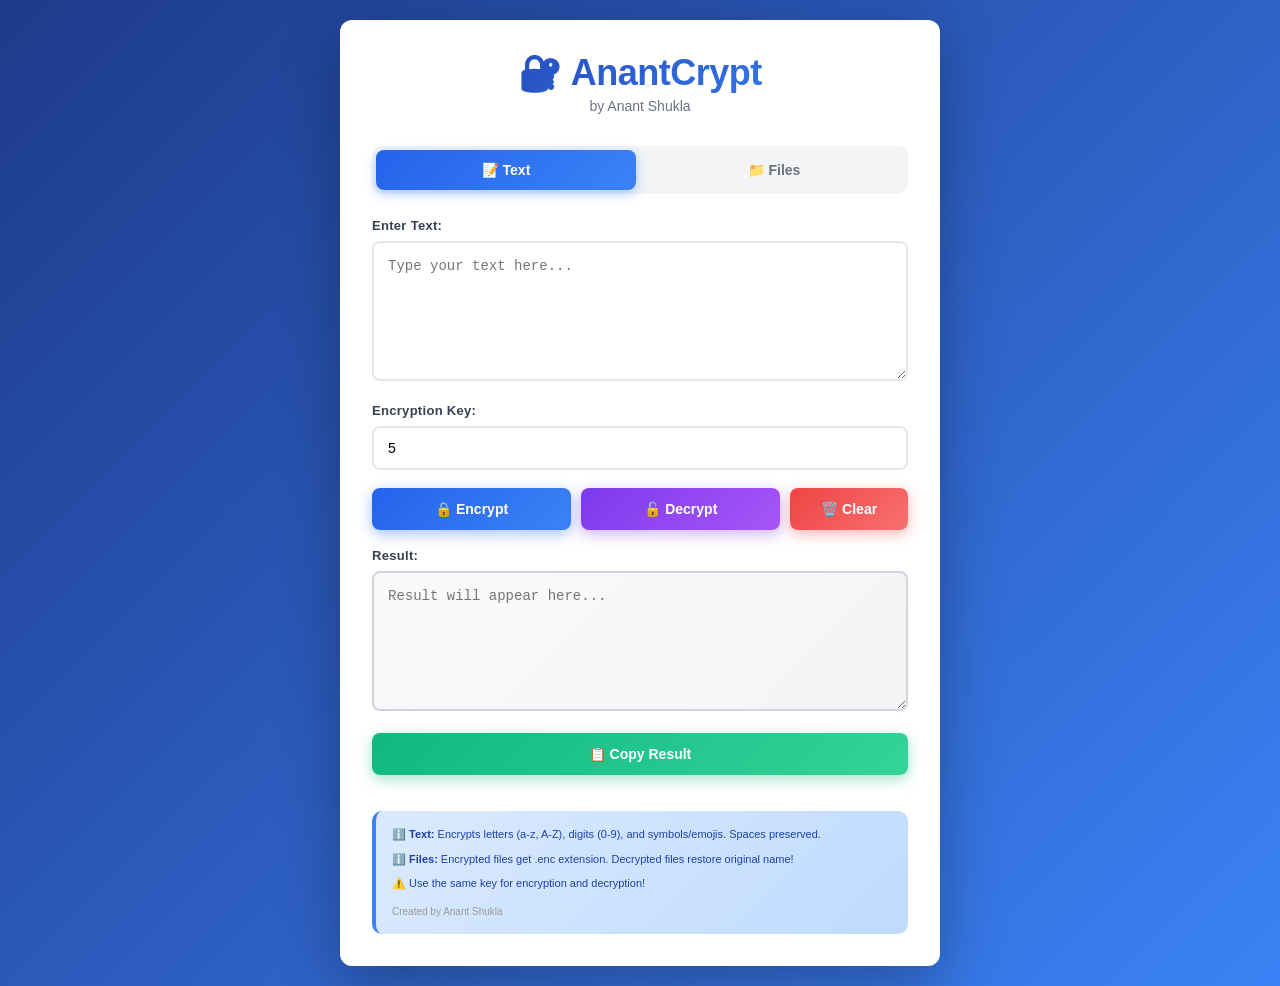
<file: index.html>
<!DOCTYPE html>
<html lang="en">
<head>
  <meta charset="UTF-8">
  <meta name="viewport" content="width=device-width, initial-scale=1.0">
  <title>AnantCrypt - Text & File Encryption</title>
  <style>
    * {
      margin: 0;
      padding: 0;
      box-sizing: border-box;
    }

    body {
      font-family: -apple-system, BlinkMacSystemFont, 'Segoe UI', Roboto, 'Helvetica Neue', Arial, sans-serif;
      background: linear-gradient(135deg, #1e3a8a 0%, #3b82f6 100%);
      min-height: 100vh;
      padding: 20px;
      overflow-x: hidden;
    }

    .container {
      background: #ffffff;
      padding: 32px;
      max-width: 600px;
      margin: 0 auto;
      box-shadow: 0 20px 60px rgba(0, 0, 0, 0.3);
      border-radius: 12px;
    }

    h1 {
      background: linear-gradient(135deg, #1e40af 0%, #3b82f6 100%);
      -webkit-background-clip: text;
      -webkit-text-fill-color: transparent;
      background-clip: text;
      text-align: center;
      margin-bottom: 4px;
      font-size: 36px;
      font-weight: 800;
      letter-spacing: -0.5px;
    }

    .subtitle {
      text-align: center;
      color: #6b7280;
      font-size: 14px;
      margin-bottom: 32px;
      font-weight: 500;
    }

    .tabs {
      display: flex;
      gap: 8px;
      margin-bottom: 24px;
      background: #f3f4f6;
      padding: 4px;
      border-radius: 10px;
    }

    .tab-btn {
      flex: 1;
      padding: 12px 16px;
      border: none;
      background: transparent;
      color: #6b7280;
      font-size: 14px;
      font-weight: 600;
      cursor: pointer;
      border-radius: 8px;
    }

    .tab-btn:hover {
      color: #3b82f6;
      background: rgba(59, 130, 246, 0.1);
    }

    .tab-btn.active {
      color: #ffffff;
      background: linear-gradient(135deg, #2563eb 0%, #3b82f6 100%);
      box-shadow: 0 4px 12px rgba(59, 130, 246, 0.4);
    }

    .tab-content {
      display: none;
    }

    .tab-content.active {
      display: block;
    }

    .input-group {
      margin-bottom: 18px;
    }

    label {
      display: block;
      margin-bottom: 8px;
      color: #374151;
      font-weight: 600;
      font-size: 13px;
      letter-spacing: 0.3px;
    }

    textarea, input[type="text"], input[type="number"], input[type="file"] {
      width: 100%;
      padding: 12px 14px;
      border: 2px solid #e5e7eb;
      border-radius: 8px;
      font-size: 14px;
      font-family: inherit;
      background: #ffffff;
    }

    textarea:focus, input[type="text"]:focus, input[type="number"]:focus {
      outline: none;
      border-color: #3b82f6;
      box-shadow: 0 0 0 3px rgba(59, 130, 246, 0.1);
    }

    textarea {
      resize: vertical;
      font-family: 'SF Mono', 'Monaco', 'Consolas', monospace;
      line-height: 1.6;
    }

    .button-group {
      display: flex;
      gap: 10px;
      margin-bottom: 18px;
    }

    .btn {
      flex: 1;
      padding: 13px 18px;
      border: none;
      border-radius: 8px;
      font-size: 14px;
      font-weight: 600;
      cursor: pointer;
      color: white;
    }

    .btn:hover {
      opacity: 0.9;
    }

    .btn:active {
      transform: scale(0.98);
    }

    .btn-primary {
      background: linear-gradient(135deg, #2563eb 0%, #3b82f6 100%);
      box-shadow: 0 4px 14px rgba(37, 99, 235, 0.4);
    }

    .btn-secondary {
      background: linear-gradient(135deg, #7c3aed 0%, #a855f7 100%);
      box-shadow: 0 4px 14px rgba(124, 58, 237, 0.4);
    }

    .btn-clear {
      background: linear-gradient(135deg, #ef4444 0%, #f87171 100%);
      flex: 0.5;
      box-shadow: 0 4px 14px rgba(239, 68, 68, 0.4);
    }

    .btn-copy {
      width: 100%;
      background: linear-gradient(135deg, #10b981 0%, #34d399 100%);
      margin-bottom: 18px;
      box-shadow: 0 4px 14px rgba(16, 185, 129, 0.4);
    }

    input[type="file"] {
      border: 2px dashed #3b82f6;
      cursor: pointer;
      background: rgba(59, 130, 246, 0.05);
    }

    input[type="file"]:hover {
      border-color: #2563eb;
      background: rgba(59, 130, 246, 0.1);
    }

    .file-info {
      margin-top: 12px;
      padding: 12px 14px;
      background: linear-gradient(135deg, #f3f4f6 0%, #e5e7eb 100%);
      border-radius: 8px;
      font-size: 12px;
      color: #6b7280;
      min-height: 44px;
      border-left: 4px solid #3b82f6;
      font-weight: 500;
    }

    .progress-bar {
      position: relative;
      width: 100%;
      height: 36px;
      background: #e5e7eb;
      border-radius: 18px;
      overflow: hidden;
      margin: 18px 0;
      box-shadow: inset 0 2px 4px rgba(0, 0, 0, 0.1);
      display: none;
    }

    .progress-fill {
      height: 100%;
      background: linear-gradient(90deg, #2563eb 0%, #3b82f6 100%);
      border-radius: 18px;
      width: 0%;
    }

    .progress-text {
      position: absolute;
      top: 50%;
      left: 50%;
      transform: translate(-50%, -50%);
      color: #374151;
      font-weight: 700;
      font-size: 13px;
      text-shadow: 0 1px 2px rgba(255, 255, 255, 0.8);
    }

    .file-result {
      margin-top: 18px;
    }

    .success-message {
      background: linear-gradient(135deg, #d1fae5 0%, #a7f3d0 100%);
      border: 2px solid #10b981;
      border-radius: 10px;
      padding: 18px;
      text-align: center;
    }

    .success-message p {
      color: #065f46;
      font-weight: 700;
      margin-bottom: 14px;
      font-size: 15px;
    }

    .info {
      background: linear-gradient(135deg, #dbeafe 0%, #bfdbfe 100%);
      padding: 14px 16px;
      border-radius: 10px;
      border-left: 4px solid #3b82f6;
      margin-top: 18px;
    }

    .info p {
      font-size: 11px;
      color: #1e40af;
      line-height: 1.7;
      margin-bottom: 6px;
      font-weight: 500;
    }

    .info p:last-child {
      margin-bottom: 0;
    }

    #outputText {
      background: linear-gradient(135deg, #f9fafb 0%, #f3f4f6 100%);
      border-color: #d1d5db;
    }

    .notification {
      position: fixed;
      top: 20px;
      right: 20px;
      padding: 14px 22px;
      border-radius: 10px;
      font-size: 14px;
      font-weight: 600;
      color: white;
      opacity: 0;
      z-index: 1000;
      box-shadow: 0 10px 40px rgba(0, 0, 0, 0.2);
      pointer-events: none;
    }

    .notification.show {
      opacity: 1;
    }

    .notification.success {
      background: linear-gradient(135deg, #10b981 0%, #059669 100%);
    }

    .notification.error {
      background: linear-gradient(135deg, #ef4444 0%, #dc2626 100%);
    }
  </style>
</head>
<body>
  <div class="container">
    <h1>🔐 AnantCrypt</h1>
    <p class="subtitle">by Anant Shukla</p>
    
    <div class="tabs">
      <button class="tab-btn active" data-tab="text">📝 Text</button>
      <button class="tab-btn" data-tab="file">📁 Files</button>
    </div>
    
    <div id="text-tab" class="tab-content active">
      <div class="input-group">
        <label for="inputText">Enter Text:</label>
        <textarea id="inputText" placeholder="Type your text here..." rows="5"></textarea>
      </div>
      
      <div class="input-group">
        <label for="keyInput">Encryption Key:</label>
        <input type="number" id="keyInput" placeholder="Enter a numeric key (e.g., 5)" value="5">
      </div>
      
      <div class="button-group">
        <button id="encryptBtn" class="btn btn-primary">🔒 Encrypt</button>
        <button id="decryptBtn" class="btn btn-secondary">🔓 Decrypt</button>
        <button id="clearBtn" class="btn btn-clear">🗑️ Clear</button>
      </div>
      
      <div class="input-group">
        <label for="outputText">Result:</label>
        <textarea id="outputText" placeholder="Result will appear here..." rows="5" readonly></textarea>
      </div>
      
      <button id="copyBtn" class="btn btn-copy">📋 Copy Result</button>
    </div>
    
    <div id="file-tab" class="tab-content">
      <div class="input-group">
        <label for="fileInput">Select File:</label>
        <input type="file" id="fileInput">
        <div class="file-info" id="fileInfo">No file selected</div>
      </div>
      
      <div class="input-group">
        <label for="fileKeyInput">Encryption Key:</label>
        <input type="number" id="fileKeyInput" placeholder="Enter a numeric key (e.g., 5)" value="5">
      </div>
      
      <div class="button-group">
        <button id="encryptFileBtn" class="btn btn-primary">🔒 Encrypt File</button>
        <button id="decryptFileBtn" class="btn btn-secondary">🔓 Decrypt File</button>
      </div>
      
      <div class="progress-bar" id="progressBar">
        <div class="progress-fill" id="progressFill"></div>
        <span class="progress-text" id="progressText">0%</span>
      </div>
      
      <div class="file-result" id="fileResult"></div>
    </div>
    
    <div class="info">
      <p>ℹ️ <strong>Text:</strong> Encrypts letters (a-z, A-Z), digits (0-9), and symbols/emojis. Spaces preserved.</p>
      <p>ℹ️ <strong>Files:</strong> Encrypted files get .enc extension. Decrypted files restore original name!</p>
      <p>⚠️ Use the same key for encryption and decryption!</p>
      <p style="margin-top: 10px; font-size: 10px; color: #999;">Created by Anant Shukla</p>
    </div>
  </div>

  <script>
    // Encryption logic
    function caesarCipher(text, key, isEncrypt) {
      const shift = isEncrypt ? key : -key;
      let result = '';
      
      for (let i = 0; i < text.length; i++) {
        const char = text[i];
        const code = char.charCodeAt(0);
        
        if (char >= 'a' && char <= 'z') {
          const shifted = ((code - 97 + shift) % 26 + 26) % 26;
          result += String.fromCharCode(shifted + 97);
        } else if (char >= 'A' && char <= 'Z') {
          const shifted = ((code - 65 + shift) % 26 + 26) % 26;
          result += String.fromCharCode(shifted + 65);
        } else if (char >= '0' && char <= '9') {
          const shifted = ((code - 48 + shift) % 10 + 10) % 10;
          result += String.fromCharCode(shifted + 48);
        } else if (char === ' ') {
          result += char;
        } else {
          const encrypted = code ^ (key % 256);
          result += String.fromCharCode(encrypted);
        }
      }
      
      return result;
    }

    function encryptBytes(bytes, key) {
      const result = new Uint8Array(bytes.length);
      for (let i = 0; i < bytes.length; i++) {
        result[i] = bytes[i] ^ (key % 256);
      }
      return result;
    }

    // Tab switching
    const tabBtns = document.querySelectorAll('.tab-btn');
    const tabContents = document.querySelectorAll('.tab-content');

    tabBtns.forEach(btn => {
      btn.addEventListener('click', () => {
        const tabName = btn.dataset.tab;
        tabBtns.forEach(b => b.classList.remove('active'));
        tabContents.forEach(c => c.classList.remove('active'));
        btn.classList.add('active');
        document.getElementById(`${tabName}-tab`).classList.add('active');
      });
    });

    // Text encryption
    const inputText = document.getElementById('inputText');
    const keyInput = document.getElementById('keyInput');
    const outputText = document.getElementById('outputText');
    const encryptBtn = document.getElementById('encryptBtn');
    const decryptBtn = document.getElementById('decryptBtn');
    const clearBtn = document.getElementById('clearBtn');
    const copyBtn = document.getElementById('copyBtn');

    encryptBtn.addEventListener('click', () => {
      const text = inputText.value;
      const key = parseInt(keyInput.value);
      
      if (!text) {
        showNotification('Please enter text to encrypt', 'error');
        return;
      }
      
      if (isNaN(key) || key === 0) {
        showNotification('Please enter a valid numeric key', 'error');
        return;
      }
      
      const encrypted = caesarCipher(text, key, true);
      outputText.value = encrypted;
      showNotification('Text encrypted successfully!', 'success');
    });

    decryptBtn.addEventListener('click', () => {
      const text = inputText.value;
      const key = parseInt(keyInput.value);
      
      if (!text) {
        showNotification('Please enter text to decrypt', 'error');
        return;
      }
      
      if (isNaN(key) || key === 0) {
        showNotification('Please enter a valid numeric key', 'error');
        return;
      }
      
      const decrypted = caesarCipher(text, key, false);
      outputText.value = decrypted;
      showNotification('Text decrypted successfully!', 'success');
    });

    clearBtn.addEventListener('click', () => {
      inputText.value = '';
      outputText.value = '';
      showNotification('Cleared!', 'success');
    });

    copyBtn.addEventListener('click', () => {
      if (!outputText.value) {
        showNotification('Nothing to copy', 'error');
        return;
      }
      
      outputText.select();
      document.execCommand('copy');
      showNotification('Copied to clipboard!', 'success');
    });

    // File encryption
    const fileInput = document.getElementById('fileInput');
    const fileInfo = document.getElementById('fileInfo');
    const fileKeyInput = document.getElementById('fileKeyInput');
    const encryptFileBtn = document.getElementById('encryptFileBtn');
    const decryptFileBtn = document.getElementById('decryptFileBtn');
    const progressBar = document.getElementById('progressBar');
    const progressFill = document.getElementById('progressFill');
    const progressText = document.getElementById('progressText');
    const fileResult = document.getElementById('fileResult');

    let selectedFile = null;

    fileInput.addEventListener('change', (e) => {
      selectedFile = e.target.files[0];
      if (selectedFile) {
        const sizeMB = (selectedFile.size / (1024 * 1024)).toFixed(2);
        fileInfo.innerHTML = `<strong>${selectedFile.name}</strong><br>Size: ${sizeMB} MB | Type: ${selectedFile.type || 'Unknown'}`;
      } else {
        fileInfo.textContent = 'No file selected';
      }
      fileResult.innerHTML = '';
    });

    encryptFileBtn.addEventListener('click', () => processFile(true));
    decryptFileBtn.addEventListener('click', () => processFile(false));

    function processFile(isEncrypt) {
      if (!selectedFile) {
        showNotification('Please select a file first', 'error');
        return;
      }
      
      const key = parseInt(fileKeyInput.value);
      if (isNaN(key) || key === 0) {
        showNotification('Please enter a valid numeric key', 'error');
        return;
      }
      
      const reader = new FileReader();
      
      reader.onprogress = (e) => {
        if (e.lengthComputable) {
          const percent = Math.round((e.loaded / e.total) * 100);
          updateProgress(percent);
        }
      };
      
      reader.onload = (e) => {
        const arrayBuffer = e.target.result;
        const bytes = new Uint8Array(arrayBuffer);
        
        const isTextFile = selectedFile.type.startsWith('text/') || 
                           selectedFile.name.match(/\.(txt|json|csv|md|html|css|js)$/i);
        
        let processedData;
        let newFileName;
        let mimeType;
        
        if (isTextFile) {
          const text = new TextDecoder().decode(bytes);
          const processedText = caesarCipher(text, key, isEncrypt);
          processedData = new TextEncoder().encode(processedText);
          
          if (isEncrypt) {
            newFileName = selectedFile.name + '.enc';
          } else {
            newFileName = selectedFile.name.replace(/\.(enc|dec)$/i, '');
          }
          mimeType = 'text/plain';
        } else {
          processedData = encryptBytes(bytes, key);
          
          if (isEncrypt) {
            newFileName = selectedFile.name + '.enc';
          } else {
            newFileName = selectedFile.name.replace(/\.(enc|dec)$/i, '');
          }
          mimeType = selectedFile.type || 'application/octet-stream';
        }
        
        const blob = new Blob([processedData], { type: mimeType });
        const url = URL.createObjectURL(blob);
        
        fileResult.innerHTML = `
          <div class="success-message">
            <p>✅ File ${isEncrypt ? 'encrypted' : 'decrypted'} successfully!</p>
            <a href="${url}" download="${newFileName}" class="btn btn-primary" style="text-decoration: none; display: inline-block;">
              💾 Download ${newFileName}
            </a>
          </div>
        `;
        
        updateProgress(100);
        setTimeout(() => {
          progressBar.style.display = 'none';
        }, 1000);
        
        showNotification(`File ${isEncrypt ? 'encrypted' : 'decrypted'} successfully!`, 'success');
      };
      
      reader.onerror = () => {
        showNotification('Error reading file', 'error');
        progressBar.style.display = 'none';
      };
      
      progressBar.style.display = 'block';
      updateProgress(0);
      reader.readAsArrayBuffer(selectedFile);
    }

    function updateProgress(percent) {
      progressFill.style.width = percent + '%';
      progressText.textContent = percent + '%';
    }

    function showNotification(message, type = 'info') {
      const existing = document.querySelector('.notification');
      if (existing) existing.remove();
      
      const notification = document.createElement('div');
      notification.className = `notification ${type}`;
      notification.textContent = message;
      document.body.appendChild(notification);
      
      setTimeout(() => notification.classList.add('show'), 10);
      
      setTimeout(() => {
        notification.classList.remove('show');
        setTimeout(() => notification.remove(), 300);
      }, 3000);
    }
  </script>
</body>
</html>
</file>
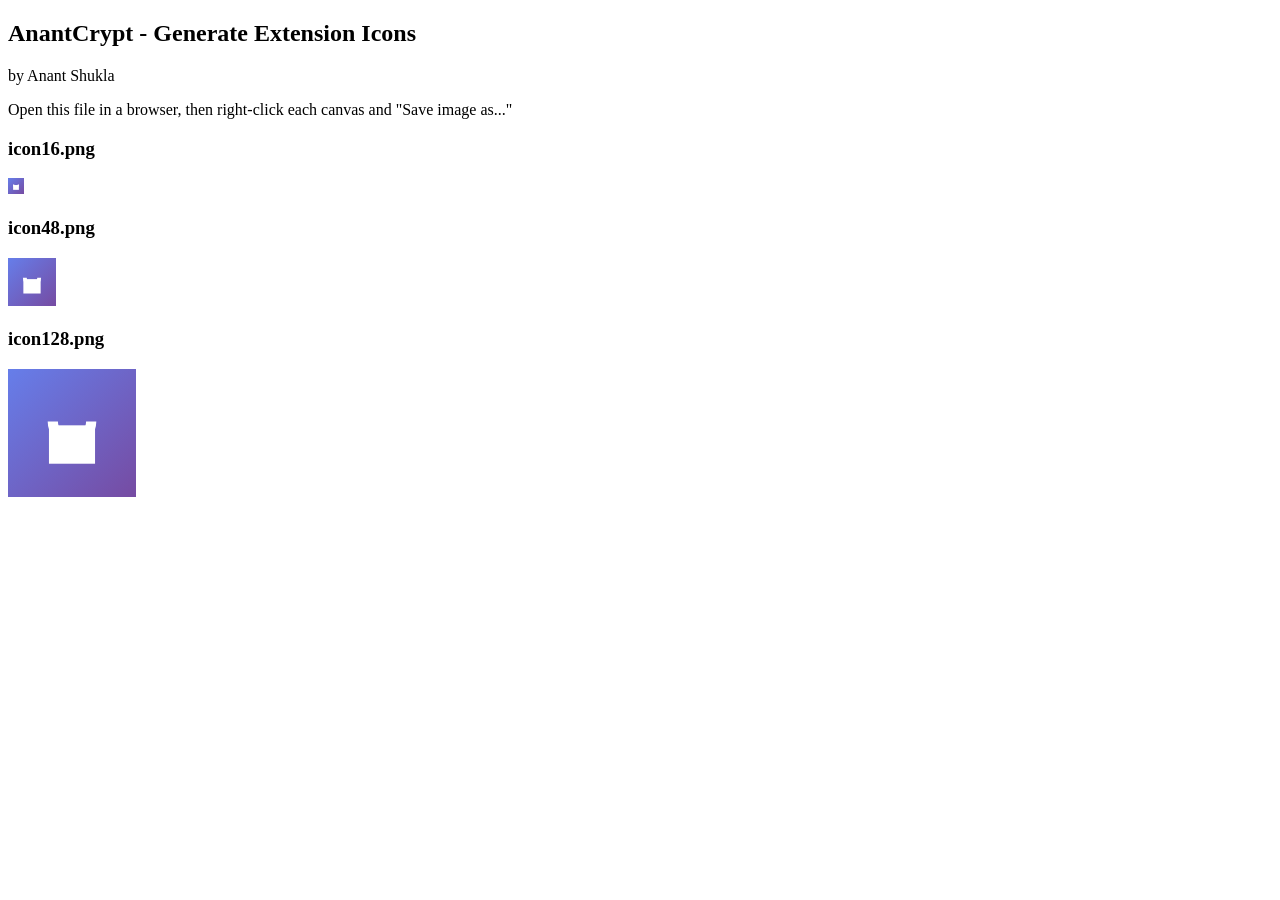
<file: create-icons.html>
<!DOCTYPE html>
<html>
<head>
  <title>AnantCrypt Icon Generator</title>
</head>
<body>
  <h2>AnantCrypt - Generate Extension Icons</h2>
  <p>by Anant Shukla</p>
  <p>Open this file in a browser, then right-click each canvas and "Save image as..."</p>
  
  <div>
    <h3>icon16.png</h3>
    <canvas id="icon16" width="16" height="16"></canvas>
  </div>
  
  <div>
    <h3>icon48.png</h3>
    <canvas id="icon48" width="48" height="48"></canvas>
  </div>
  
  <div>
    <h3>icon128.png</h3>
    <canvas id="icon128" width="128" height="128"></canvas>
  </div>

  <script>
    function drawIcon(canvasId, size) {
      const canvas = document.getElementById(canvasId);
      const ctx = canvas.getContext('2d');
      
      // Background gradient
      const gradient = ctx.createLinearGradient(0, 0, size, size);
      gradient.addColorStop(0, '#667eea');
      gradient.addColorStop(1, '#764ba2');
      ctx.fillStyle = gradient;
      ctx.fillRect(0, 0, size, size);
      
      // Lock icon
      ctx.fillStyle = 'white';
      const lockSize = size * 0.6;
      const x = (size - lockSize) / 2;
      const y = (size - lockSize) / 2;
      
      // Lock body
      ctx.fillRect(x + lockSize * 0.2, y + lockSize * 0.4, lockSize * 0.6, lockSize * 0.5);
      
      // Lock shackle
      ctx.strokeStyle = 'white';
      ctx.lineWidth = size * 0.08;
      ctx.beginPath();
      ctx.arc(x + lockSize / 2, y + lockSize * 0.35, lockSize * 0.25, Math.PI, 0, true);
      ctx.stroke();
    }
    
    drawIcon('icon16', 16);
    drawIcon('icon48', 48);
    drawIcon('icon128', 128);
  </script>
</body>
</html>
</file>
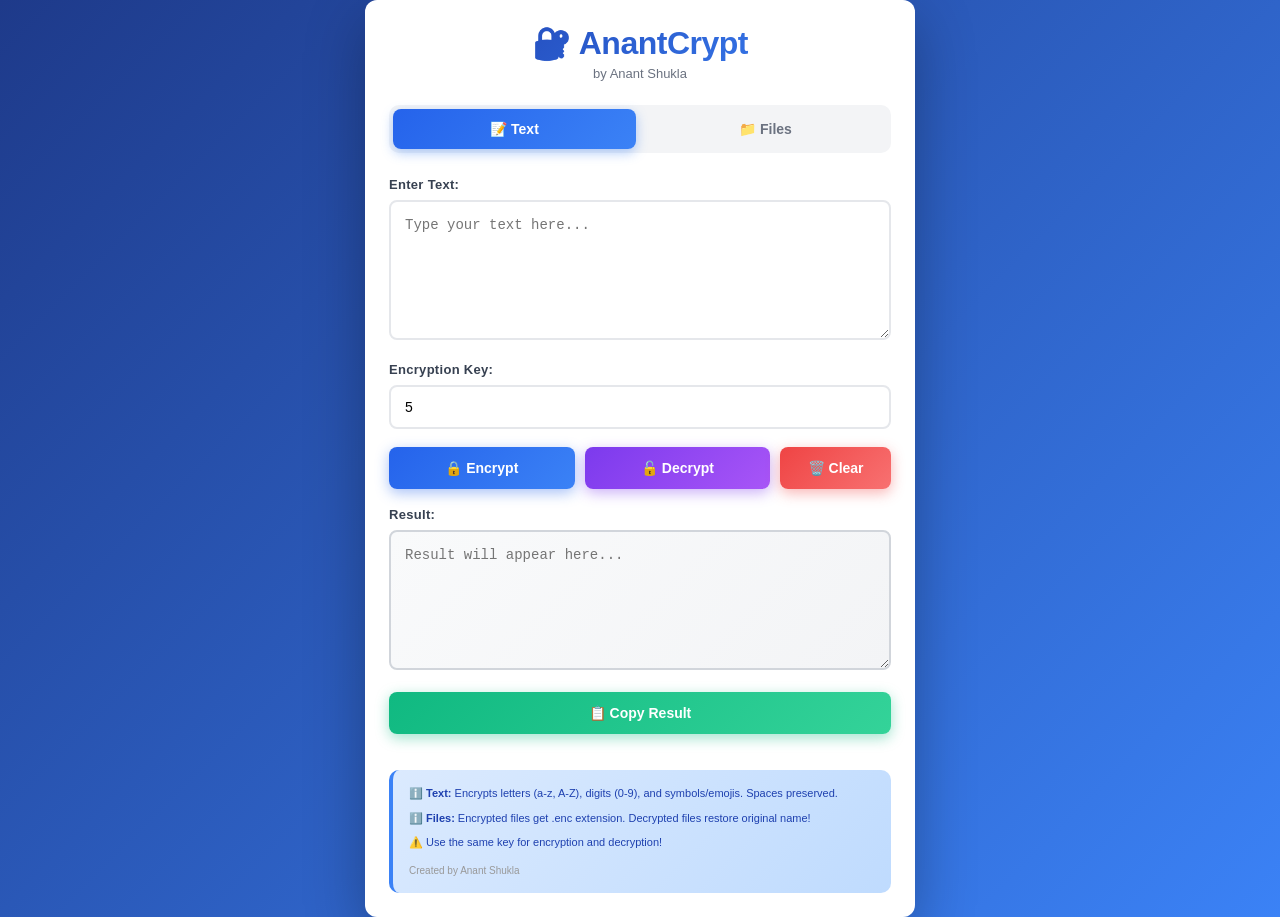
<file: popup.html>
<!DOCTYPE html>
<html lang="en">
<head>
  <meta charset="UTF-8">
  <meta name="viewport" content="width=device-width, initial-scale=1.0">
  <title>AnantCrypt</title>
  <link rel="stylesheet" href="styles.css">
</head>
<body>
  <div class="container">
    <h1>🔐 AnantCrypt</h1>
    <p class="subtitle">by Anant Shukla</p>
    
    <!-- Tab Navigation -->
    <div class="tabs">
      <button class="tab-btn active" data-tab="text">📝 Text</button>
      <button class="tab-btn" data-tab="file">📁 Files</button>
    </div>
    
    <!-- Text Tab -->
    <div id="text-tab" class="tab-content active">
      <div class="input-group">
        <label for="inputText">Enter Text:</label>
        <textarea id="inputText" placeholder="Type your text here..." rows="5"></textarea>
      </div>
      
      <div class="input-group">
        <label for="keyInput">Encryption Key:</label>
        <input type="number" id="keyInput" placeholder="Enter a numeric key (e.g., 5)" value="5">
      </div>
      
      <div class="button-group">
        <button id="encryptBtn" class="btn btn-primary">🔒 Encrypt</button>
        <button id="decryptBtn" class="btn btn-secondary">🔓 Decrypt</button>
        <button id="clearBtn" class="btn btn-clear">🗑️ Clear</button>
      </div>
      
      <div class="input-group">
        <label for="outputText">Result:</label>
        <textarea id="outputText" placeholder="Result will appear here..." rows="5" readonly></textarea>
      </div>
      
      <button id="copyBtn" class="btn btn-copy">📋 Copy Result</button>
    </div>
    
    <!-- File Tab -->
    <div id="file-tab" class="tab-content">
      <div class="file-section">
        <div class="input-group">
          <label for="fileInput">Select File:</label>
          <div class="file-input-wrapper">
            <input type="file" id="fileInput" accept="*/*">
            <div class="file-info" id="fileInfo">No file selected</div>
          </div>
        </div>
        
        <div class="input-group">
          <label for="fileKeyInput">Encryption Key:</label>
          <input type="number" id="fileKeyInput" placeholder="Enter a numeric key (e.g., 5)" value="5">
        </div>
        
        <div class="button-group">
          <button id="encryptFileBtn" class="btn btn-primary">🔒 Encrypt File</button>
          <button id="decryptFileBtn" class="btn btn-secondary">🔓 Decrypt File</button>
        </div>
        
        <div class="progress-bar" id="progressBar" style="display: none;">
          <div class="progress-fill" id="progressFill"></div>
          <span class="progress-text" id="progressText">0%</span>
        </div>
        
        <div class="file-result" id="fileResult"></div>
      </div>
    </div>
    
    <div class="info">
      <p>ℹ️ <strong>Text:</strong> Encrypts letters (a-z, A-Z), digits (0-9), and symbols/emojis. Spaces preserved.</p>
      <p>ℹ️ <strong>Files:</strong> Encrypted files get .enc extension. Decrypted files restore original name!</p>
      <p>⚠️ Use the same key for encryption and decryption!</p>
      <p style="margin-top: 10px; font-size: 10px; color: #999;">Created by Anant Shukla</p>
    </div>
  </div>
  
  <script src="popup.js"></script>
</body>
</html>
</file>
<file: styles.css>
* {
  margin: 0;
  padding: 0;
  box-sizing: border-box;
}

body {
  font-family: -apple-system, BlinkMacSystemFont, 'Segoe UI', Roboto, 'Helvetica Neue', Arial, sans-serif;
  background: linear-gradient(135deg, #1e3a8a 0%, #3b82f6 100%);
  min-width: 520px;
  min-height: 600px;
  overflow-x: hidden;
}

.container {
  background: #ffffff;
  padding: 24px;
  max-width: 550px;
  margin: 0 auto;
  box-shadow: 0 20px 60px rgba(0, 0, 0, 0.3);
  border-radius: 12px;
}

h1 {
  background: linear-gradient(135deg, #1e40af 0%, #3b82f6 100%);
  -webkit-background-clip: text;
  -webkit-text-fill-color: transparent;
  background-clip: text;
  text-align: center;
  margin-bottom: 4px;
  font-size: 32px;
  font-weight: 800;
  letter-spacing: -0.5px;
}

.subtitle {
  text-align: center;
  color: #6b7280;
  font-size: 13px;
  margin-bottom: 24px;
  font-weight: 500;
}

/* Tabs */
.tabs {
  display: flex;
  gap: 8px;
  margin-bottom: 24px;
  background: #f3f4f6;
  padding: 4px;
  border-radius: 10px;
}

.tab-btn {
  flex: 1;
  padding: 12px 16px;
  border: none;
  background: transparent;
  color: #6b7280;
  font-size: 14px;
  font-weight: 600;
  cursor: pointer;
  border-radius: 8px;
}

.tab-btn:hover {
  color: #3b82f6;
  background: rgba(59, 130, 246, 0.1);
}

.tab-btn.active {
  color: #ffffff;
  background: linear-gradient(135deg, #2563eb 0%, #3b82f6 100%);
  box-shadow: 0 4px 12px rgba(59, 130, 246, 0.4);
}

.tab-content {
  display: none;
}

.tab-content.active {
  display: block;
}

/* Input Groups */
.input-group {
  margin-bottom: 18px;
}

label {
  display: block;
  margin-bottom: 8px;
  color: #374151;
  font-weight: 600;
  font-size: 13px;
  letter-spacing: 0.3px;
}

textarea, input[type="text"], input[type="number"] {
  width: 100%;
  padding: 12px 14px;
  border: 2px solid #e5e7eb;
  border-radius: 8px;
  font-size: 14px;
  font-family: inherit;
  background: #ffffff;
}

textarea:focus, input[type="text"]:focus, input[type="number"]:focus {
  outline: none;
  border-color: #3b82f6;
  box-shadow: 0 0 0 3px rgba(59, 130, 246, 0.1);
}

textarea {
  resize: vertical;
  font-family: 'SF Mono', 'Monaco', 'Consolas', monospace;
  line-height: 1.6;
}

/* Buttons */
.button-group {
  display: flex;
  gap: 10px;
  margin-bottom: 18px;
}

.btn {
  flex: 1;
  padding: 13px 18px;
  border: none;
  border-radius: 8px;
  font-size: 14px;
  font-weight: 600;
  cursor: pointer;
  color: white;
}

.btn:hover {
  opacity: 0.9;
}

.btn:active {
  transform: scale(0.98);
}

.btn-primary {
  background: linear-gradient(135deg, #2563eb 0%, #3b82f6 100%);
  box-shadow: 0 4px 14px rgba(37, 99, 235, 0.4);
}

.btn-secondary {
  background: linear-gradient(135deg, #7c3aed 0%, #a855f7 100%);
  box-shadow: 0 4px 14px rgba(124, 58, 237, 0.4);
}

.btn-clear {
  background: linear-gradient(135deg, #ef4444 0%, #f87171 100%);
  flex: 0.5;
  box-shadow: 0 4px 14px rgba(239, 68, 68, 0.4);
}

.btn-copy {
  width: 100%;
  background: linear-gradient(135deg, #10b981 0%, #34d399 100%);
  margin-bottom: 18px;
  box-shadow: 0 4px 14px rgba(16, 185, 129, 0.4);
}

.btn-download {
  display: inline-block;
  padding: 12px 24px;
  background: linear-gradient(135deg, #2563eb 0%, #3b82f6 100%);
  color: white;
  text-decoration: none;
  border-radius: 8px;
  font-weight: 600;
  font-size: 14px;
  box-shadow: 0 4px 14px rgba(37, 99, 235, 0.4);
}

.btn-download:hover {
  opacity: 0.9;
}

/* File Input */
.file-input-wrapper {
  position: relative;
}

#fileInput {
  width: 100%;
  padding: 14px;
  border: 2px dashed #3b82f6;
  border-radius: 8px;
  cursor: pointer;
  font-size: 13px;
  background: rgba(59, 130, 246, 0.05);
}

#fileInput:hover {
  border-color: #2563eb;
  background: rgba(59, 130, 246, 0.1);
}

.file-info {
  margin-top: 12px;
  padding: 12px 14px;
  background: linear-gradient(135deg, #f3f4f6 0%, #e5e7eb 100%);
  border-radius: 8px;
  font-size: 12px;
  color: #6b7280;
  min-height: 44px;
  border-left: 4px solid #3b82f6;
  font-weight: 500;
}

/* Progress Bar */
.progress-bar {
  position: relative;
  width: 100%;
  height: 36px;
  background: #e5e7eb;
  border-radius: 18px;
  overflow: hidden;
  margin: 18px 0;
  box-shadow: inset 0 2px 4px rgba(0, 0, 0, 0.1);
}

.progress-fill {
  height: 100%;
  background: linear-gradient(90deg, #2563eb 0%, #3b82f6 100%);
  border-radius: 18px;
}

.progress-text {
  position: absolute;
  top: 50%;
  left: 50%;
  transform: translate(-50%, -50%);
  color: #374151;
  font-weight: 700;
  font-size: 13px;
  text-shadow: 0 1px 2px rgba(255, 255, 255, 0.8);
}

/* File Result */
.file-result {
  margin-top: 18px;
}

.success-message {
  background: linear-gradient(135deg, #d1fae5 0%, #a7f3d0 100%);
  border: 2px solid #10b981;
  border-radius: 10px;
  padding: 18px;
  text-align: center;
}

.success-message p {
  color: #065f46;
  font-weight: 700;
  margin-bottom: 14px;
  font-size: 15px;
}

/* Info Box */
.info {
  background: linear-gradient(135deg, #dbeafe 0%, #bfdbfe 100%);
  padding: 14px 16px;
  border-radius: 10px;
  border-left: 4px solid #3b82f6;
  margin-top: 18px;
}

.info p {
  font-size: 11px;
  color: #1e40af;
  line-height: 1.7;
  margin-bottom: 6px;
  font-weight: 500;
}

.info p:last-child {
  margin-bottom: 0;
}

#outputText {
  background: linear-gradient(135deg, #f9fafb 0%, #f3f4f6 100%);
  border-color: #d1d5db;
}

/* Notification */
.notification {
  position: fixed;
  top: 20px;
  right: 20px;
  padding: 14px 22px;
  border-radius: 10px;
  font-size: 14px;
  font-weight: 600;
  color: white;
  opacity: 0;
  z-index: 1000;
  box-shadow: 0 10px 40px rgba(0, 0, 0, 0.2);
}

.notification.show {
  opacity: 1;
}

.notification.success {
  background: linear-gradient(135deg, #10b981 0%, #059669 100%);
}

.notification.error {
  background: linear-gradient(135deg, #ef4444 0%, #dc2626 100%);
}

.notification.info {
  background: linear-gradient(135deg, #2563eb 0%, #3b82f6 100%);
}

/* Scrollbar Styling */
::-webkit-scrollbar {
  width: 8px;
}

::-webkit-scrollbar-track {
  background: #f3f4f6;
  border-radius: 4px;
}

::-webkit-scrollbar-thumb {
  background: linear-gradient(135deg, #2563eb 0%, #3b82f6 100%);
  border-radius: 4px;
}

::-webkit-scrollbar-thumb:hover {
  background: linear-gradient(135deg, #1e40af 0%, #2563eb 100%);
}

/* Hover effects for inputs */
input[type="number"]:hover,
input[type="text"]:hover,
textarea:hover {
  border-color: #d1d5db;
}

/* Focus ring for accessibility */
.btn:focus-visible {
  outline: 2px solid #3b82f6;
  outline-offset: 2px;
}
</file>
